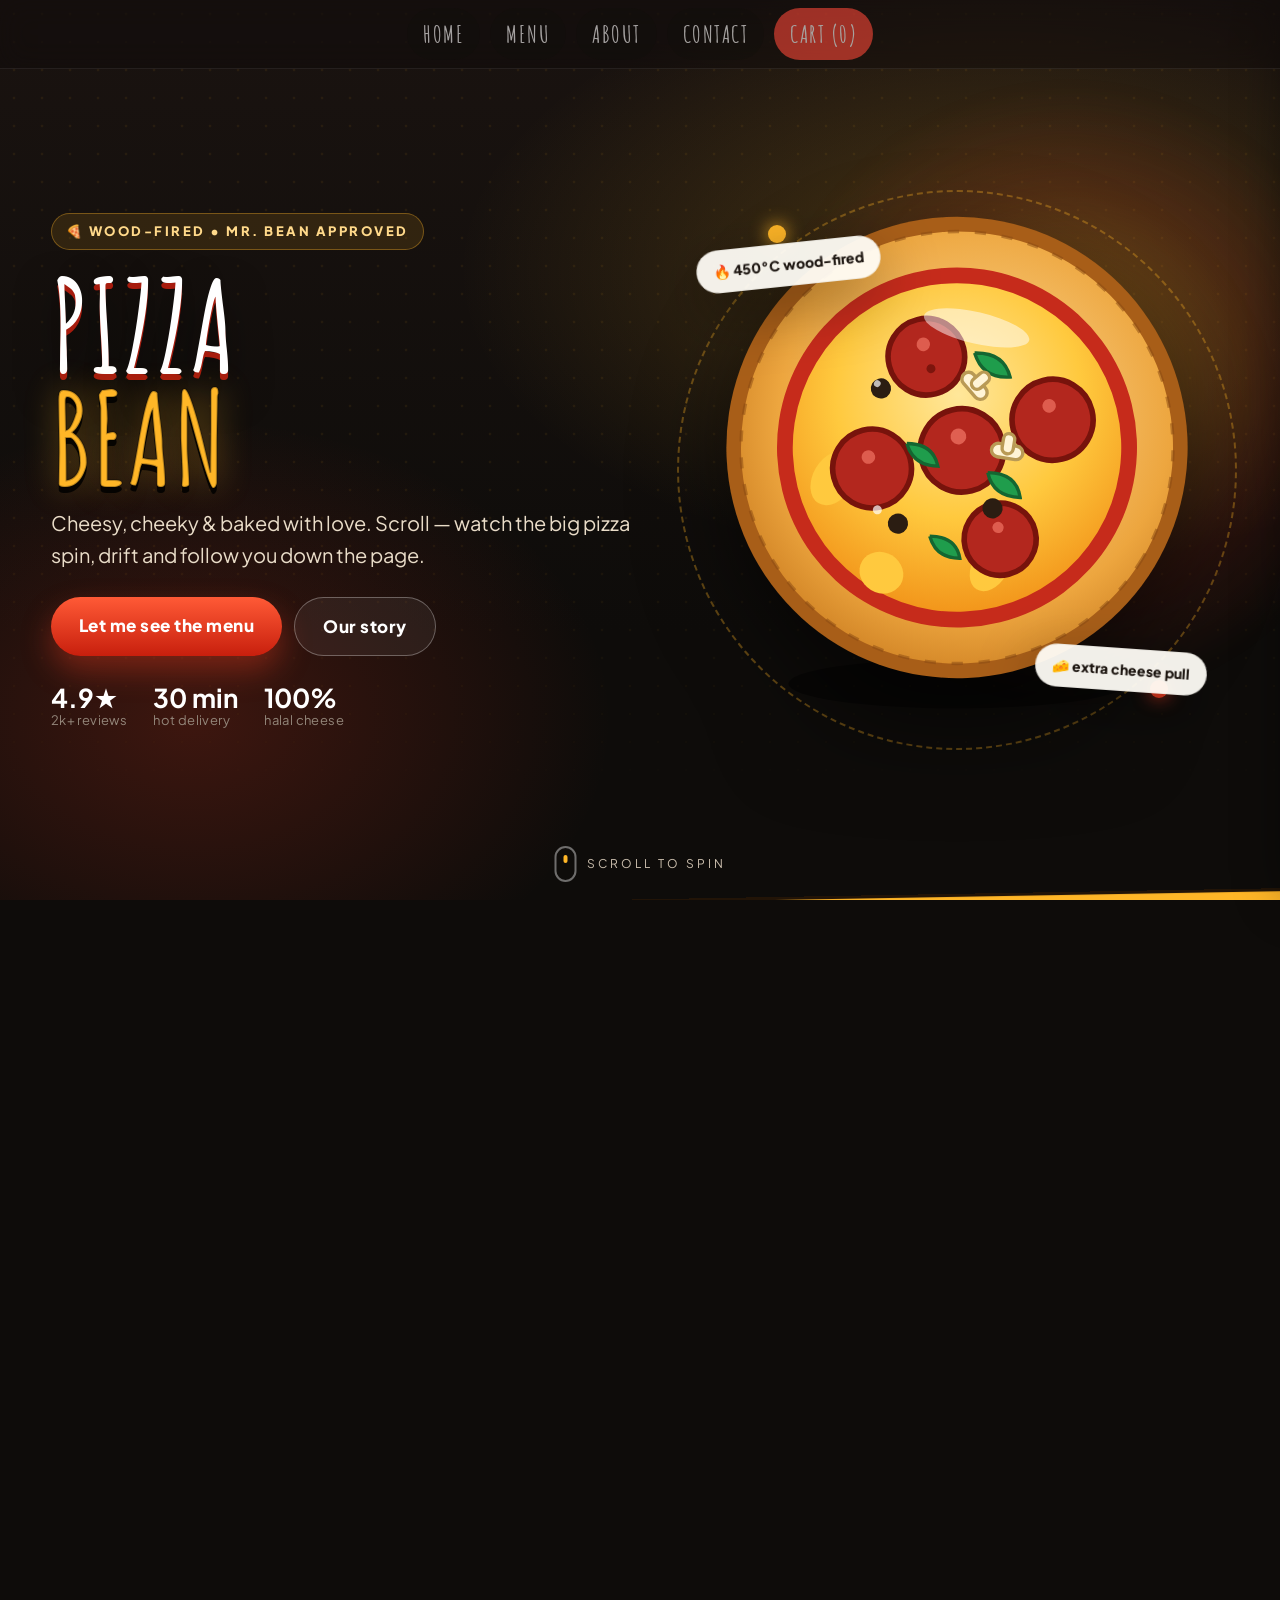
<file: index.html>
<!DOCTYPE html>
<html lang="en">
<head>
<title>PIZZA BEAN</title>
<meta charset="UTF-8">
<meta name="viewport" content="width=device-width, initial-scale=1">
<meta name="description" content="PIZZA BEAN - pizza, pasta and starters. Sample static restaurant website.">
<link rel="icon" href="data:image/svg+xml,<svg xmlns='http://www.w3.org/2000/svg' viewBox='0 0 100 100'><text y='.9em' font-size='90'>🍕</text></svg>">
<link rel="stylesheet" href="https://www.w3schools.com/w3css/4/w3.css">
<link rel="preconnect" href="https://fonts.googleapis.com">
<link rel="preconnect" href="https://fonts.gstatic.com" crossorigin>
<link rel="stylesheet" href="https://fonts.googleapis.com/css?family=Amatic+SC:wght@400;700&family=Plus+Jakarta+Sans:wght@400;500;600;700;800&display=swap">
<link rel="stylesheet" href="Style.css">
</head>

<body>

<div id="scroll-progress"></div>

<!-- Floating pizza that travels + spins as you scroll (decorative, pointer-events none) -->
<div id="scroll-follower" aria-hidden="true">
  <svg viewBox="0 0 400 400" class="follower-svg">
    <defs>
      <radialGradient id="fCheese" cx="40%" cy="35%" r="75%">
        <stop offset="0%" stop-color="#ffe08a"/><stop offset="55%" stop-color="#ffbe3c"/><stop offset="100%" stop-color="#ef8f1a"/>
      </radialGradient>
    </defs>
    <circle cx="200" cy="200" r="188" fill="#d98a2e"/>
    <circle cx="200" cy="200" r="172" fill="#f4b54a"/>
    <circle cx="200" cy="200" r="148" fill="#d6301f"/>
    <circle cx="200" cy="200" r="132" fill="url(#fCheese)"/>
    <g fill="#b3271e" stroke="#7c150d" stroke-width="4">
      <circle cx="150" cy="150" r="28"/><circle cx="250" cy="140" r="30"/><circle cx="260" cy="240" r="27"/><circle cx="150" cy="250" r="29"/><circle cx="200" cy="195" r="30"/>
    </g>
    <g fill="#1f9d4c">
      <ellipse cx="185" cy="130" rx="14" ry="8" transform="rotate(-24 185 130)"/><ellipse cx="235" cy="200" rx="14" ry="8" transform="rotate(30 235 200)"/><ellipse cx="175" cy="215" rx="13" ry="8" transform="rotate(-14 175 215)"/>
    </g>
    <g fill="#fff" opacity=".55"><circle cx="142" cy="142" r="5"/><circle cx="242" cy="132" r="6"/><circle cx="192" cy="187" r="5"/></g>
  </svg>
</div>

<!-- Navbar: centered links on desktop, hamburger on phones -->
<div class="w3-top">
  <div class="w3-bar w3-black w3-opacity w3-hover-opacity-off w3-center w3-hide-small nav-desktop" id="myNavbar">
    <a href="#home" class="w3-bar-item w3-button w3-xlarge">HOME</a>
    <a href="#menu" class="w3-bar-item w3-button w3-xlarge">MENU</a>
    <a href="#about" class="w3-bar-item w3-button w3-xlarge">ABOUT</a>
    <a href="#contact" class="w3-bar-item w3-button w3-xlarge">CONTACT</a>
    <a href="javascript:void(0)" class="w3-bar-item w3-button w3-xlarge w3-red" onclick="openCart()">CART (<span class="cart-count">0</span>)</a>
  </div>
  <div class="w3-bar w3-black w3-hide-large w3-hide-medium" id="myNavbarMobile">
    <a href="#home" class="w3-bar-item w3-button w3-xlarge">PIZZA BEAN</a>
    <a href="javascript:void(0)" class="w3-bar-item w3-button w3-xlarge w3-right" onclick="toggleMobileNav()" aria-label="Open menu">&#9776;</a>
  </div>
  <div id="mobileNav" class="w3-bar-block w3-black w3-hide w3-hide-large w3-hide-medium nav-mobile-links">
    <a href="#home" class="w3-bar-item w3-button w3-xlarge" onclick="toggleMobileNav()">HOME</a>
    <a href="#menu" class="w3-bar-item w3-button w3-xlarge" onclick="toggleMobileNav()">MENU</a>
    <a href="#about" class="w3-bar-item w3-button w3-xlarge" onclick="toggleMobileNav()">ABOUT</a>
    <a href="#contact" class="w3-bar-item w3-button w3-xlarge" onclick="toggleMobileNav()">CONTACT</a>
    <a href="javascript:void(0)" class="w3-bar-item w3-button w3-xlarge w3-red" onclick="toggleMobileNav();openCart()">CART (<span class="cart-count">0</span>)</a>
  </div>
</div>

<!-- Header -->
<header class="bgimg w3-display-container" id="home">
  <div class="hero-bg" aria-hidden="true"></div>
  <div class="hero-glow" aria-hidden="true"></div>
  <div class="hero-inner hero-grid">
    <div class="hero-copy reveal in">
      <span class="eyebrow">🍕 Wood-fired • Mr. Bean approved</span>
      <h1 class="sauce-heading">PIZZA<br><span class="bean-word">BEAN</span></h1>
      <p class="hero-sub">Cheesy, cheeky & baked with love. Scroll — watch the big pizza spin, drift and follow you down the page.</p>
      <p class="hero-cta">
        <a href="#menu" class="btn-primary">Let me see the menu</a>
        <a href="#about" class="btn-ghost">Our story</a>
      </p>
      <div class="hero-stats">
        <div><b>4.9★</b><span>2k+ reviews</span></div>
        <div><b>30 min</b><span>hot delivery</span></div>
        <div><b>100%</b><span>halal cheese</span></div>
      </div>
    </div>
    <div class="hero-pizza-wrap">
      <div class="pizza-orbit" aria-hidden="true"></div>
      <svg id="heroPizza" viewBox="0 0 480 480" role="img" aria-label="Big spinning pizza">
        <defs>
          <radialGradient id="heroCheese" cx="42%" cy="36%" r="72%">
            <stop offset="0%" stop-color="#ffe79a"/><stop offset="52%" stop-color="#ffc93e"/><stop offset="100%" stop-color="#f08c14"/>
          </radialGradient>
          <radialGradient id="crustShade" cx="50%" cy="42%" r="65%">
            <stop offset="0%" stop-color="#ffdf9e"/><stop offset="70%" stop-color="#eda63f"/><stop offset="100%" stop-color="#c97a1e"/>
          </radialGradient>
        </defs>
        <ellipse cx="240" cy="430" rx="150" ry="22" fill="rgba(0,0,0,.45)"/>
        <g id="heroPizzaSpin">
          <circle cx="240" cy="220" r="205" fill="#a85e18"/>
          <circle cx="240" cy="220" r="192" fill="url(#crustShade)"/>
          <circle cx="240" cy="220" r="192" fill="none" stroke="#8a4a12" stroke-width="3" stroke-dasharray="10 14" opacity=".5"/>
          <circle cx="240" cy="220" r="160" fill="#c62b1b"/>
          <circle cx="240" cy="220" r="146" fill="url(#heroCheese)"/>
          <!-- cheese drips -->
          <g fill="#ffc93e">
            <ellipse cx="160" cy="300" rx="18" ry="26"/><ellipse cx="320" cy="295" rx="16" ry="24"/><ellipse cx="240" cy="350" rx="20" ry="18"/>
          </g>
          <!-- pepperoni -->
          <g>
            <g transform="translate(175,165)"><circle r="34" fill="#b3271e" stroke="#77130c" stroke-width="5"/><circle cx="-8" cy="-8" r="6" fill="#e86a5a" opacity=".8"/><circle cx="9" cy="7" r="4" fill="#7c150d"/></g>
            <g transform="translate(300,155)"><circle r="36" fill="#b3271e" stroke="#77130c" stroke-width="5"/><circle cx="-9" cy="-9" r="6" fill="#e86a5a" opacity=".8"/></g>
            <g transform="translate(315,270)"><circle r="32" fill="#b3271e" stroke="#77130c" stroke-width="5"/><circle cx="-7" cy="-8" r="5" fill="#e86a5a" opacity=".8"/></g>
            <g transform="translate(185,275)"><circle r="35" fill="#b3271e" stroke="#77130c" stroke-width="5"/><circle cx="-8" cy="-7" r="6" fill="#e86a5a" opacity=".8"/></g>
            <g transform="translate(245,220)"><circle r="37" fill="#b3271e" stroke="#77130c" stroke-width="5"/><circle cx="-9" cy="-9" r="7" fill="#e86a5a" opacity=".85"/></g>
          </g>
          <!-- basil -->
          <g fill="#1f9d4c" stroke="#146631" stroke-width="3">
            <path d="M210 140 q22 -14 38 2 q-20 14 -38 -2"/><path d="M275 225 q22 -13 36 4 q-21 12 -36 -4"/><path d="M200 240 q20 -12 34 3 q-19 11 -34 -3"/><path d="M260 300 q20 -12 33 3 q-18 11 -33 -3"/>
          </g>
          <!-- mushrooms + olives -->
          <g fill="#fff4d6" stroke="#b99a55" stroke-width="3">
            <g transform="translate(225,165) rotate(18)"><rect x="-14" y="-6" width="28" height="12" rx="6"/><rect x="-5" y="-16" width="10" height="18" rx="5"/></g>
            <g transform="translate(280,200) rotate(-22)"><rect x="-14" y="-6" width="28" height="12" rx="6"/><rect x="-5" y="-16" width="10" height="18" rx="5"/></g>
          </g>
          <g fill="#2b1d12"><circle cx="155" cy="210" r="9"/><circle cx="295" cy="250" r="9"/><circle cx="230" cy="305" r="9"/><circle cx="208" cy="304" r="4" fill="#fff" opacity=".7"/><circle cx="150" cy="208" r="3" fill="#fff" opacity=".7"/></g>
          <g fill="#fff" opacity=".5"><ellipse cx="200" cy="120" rx="48" ry="14" transform="rotate(-18 200 120)"/></g>
        </g>
      </svg>
      <div class="pizza-badge badge-top">🔥 450°C wood-fired</div>
      <div class="pizza-badge badge-bottom">🧀 extra cheese pull</div>
    </div>
  </div>
  <div class="scroll-hint" aria-hidden="true"><span></span>scroll to spin</div>
</header>

<div class="marquee" aria-hidden="true">
  <div class="marquee-track">
    <span>HOT & FRESH 🍕 WOOD-FIRED 🍕 MR. BEAN APPROVED 🍕 CHEESE PULL 🍕 HOT & FRESH 🍕 WOOD-FIRED 🍕 MR. BEAN APPROVED 🍕 CHEESE PULL 🍕&nbsp;</span>
    <span>HOT & FRESH 🍕 WOOD-FIRED 🍕 MR. BEAN APPROVED 🍕 CHEESE PULL 🍕 HOT & FRESH 🍕 WOOD-FIRED 🍕 MR. BEAN APPROVED 🍕 CHEESE PULL 🍕&nbsp;</span>
  </div>
</div>

<!-- Today's Best Deals (PizzaCrave layout + Bean brand) -->
<section class="crave-section deals-band" id="deals">
  <div class="w3-content deals-grid">
    <div class="reveal">
      <p class="eyebrow eyebrow-red">— limited offer —</p>
      <h2 class="section-title crave-title">Today's Best Deals</h2>
      <p class="crave-sub">Hurry! These deals are fresh out of the oven — only for today!</p>
      <div class="deal-card">
        <b>Offer 1 : Classic Margherita (Buy One Get One Free)</b>
        <button class="w3-button w3-white w3-round-large" onclick="menuDelta('Pizza',0,1);openCart()">Order Now</button>
      </div>
      <div class="deal-card">
        <b>Offer 2 : Large Pepperoni Pizza + 2 Drinks</b>
        <div class="deal-price-row"><span class="deal-price">$14.99</span>
        <button class="w3-button w3-white w3-round-large" onclick="menuDelta('Pizza',0,2);openCart()">Order Now</button></div>
      </div>
    </div>
    <div class="deals-visual reveal">
      <svg viewBox="0 0 400 400" class="deals-pizza-big" role="img" aria-label="Fresh pepperoni pizza">
        <circle cx="200" cy="200" r="188" fill="#d98a2e"/>
        <circle cx="200" cy="200" r="172" fill="#f4b54a"/>
        <circle cx="200" cy="200" r="148" fill="#c62b1b"/>
        <circle cx="200" cy="200" r="132" fill="#ffc93e"/>
        <g fill="#b3271e" stroke="#77130c" stroke-width="5">
          <circle cx="150" cy="150" r="28"/><circle cx="250" cy="140" r="30"/><circle cx="260" cy="240" r="27"/><circle cx="150" cy="250" r="29"/><circle cx="200" cy="195" r="30"/>
        </g>
        <g fill="#1f9d4c"><ellipse cx="185" cy="130" rx="14" ry="8"/><ellipse cx="235" cy="200" rx="14" ry="8"/><ellipse cx="175" cy="215" rx="13" ry="8"/></g>
      </svg>
      <div class="deals-float">🔥 Hot & Fresh</div>
    </div>
  </div>
</section>

<!-- Customer Favorites -->
<section class="crave-section crave-light" id="favorites">
  <div class="w3-content w3-center">
    <p class="eyebrow eyebrow-center reveal">— customer favorites —</p>
    <h2 class="section-title crave-title reveal">Customer Favorites</h2>
    <p class="crave-sub reveal">Mr. Bean's most re-ordered. Cheesy, cheeky & baked with love.</p>
    <div id="fav-grid" class="fav-grid"></div>
    <p class="reveal"><a href="#menu" class="btn-primary btn-small">Explore all →</a></p>
  </div>
</section>

<!-- Build Your Dream Pizza -->
<section class="crave-section customizer" id="customize">
  <div class="w3-content w3-center">
    <h2 class="section-title crave-title reveal">Build Your Dream Pizza</h2>
    <p class="crave-sub reveal">Choose your crust, toppings, and sauces to make it just the way you love.</p>
    <div class="custom-pizza reveal">🍕
      <span class="float-topping t1">🍅</span><span class="float-topping t2">🫑</span><span class="float-topping t3">🧀</span><span class="float-topping t4">🍄</span><span class="float-topping t5">🌶️</span>
    </div>
    <p class="reveal"><a href="#menu" class="btn-primary">Start Customizing →</a></p>
  </div>
</section>

<!-- Our Regular Flavours -->
<section class="crave-section crave-light" id="flavours">
  <div class="w3-content w3-center">
    <p class="eyebrow eyebrow-center reveal">— regular flavours —</p>
    <h2 class="section-title crave-title reveal">Our Regular Flavours</h2>
    <p class="crave-sub reveal">Discover our delicious range of regular pizzas, crafted with fresh ingredients and bold flavours you'll love.</p>
    <div id="flavour-grid" class="flavour-grid"></div>
    <p class="reveal"><a href="#menu" class="btn-ghost btn-dark">View Full Menu</a></p>
  </div>
</section>

<!-- Menu Section (rendered from MENU_DATA below - clients edit data, not HTML) -->
<div class="w3-container w3-black w3-padding-64 w3-xxlarge section-shell" id="menu">
  <div class="w3-content">
    <p class="eyebrow eyebrow-center reveal">— the menu —</p>
    <h1 class="w3-center w3-jumbo section-title reveal" style="margin-bottom:16px">Baked to crave</h1>
    <p class="section-sub w3-center reveal" style="margin-bottom:48px">Hand-stretched dough, rich tomato, loads of cheese. Pick your craving.</p>
    <div class="w3-row w3-center w3-border w3-border-dark-grey">
      <a href="javascript:void(0)" onclick="openMenu(event, 'Pizza');" id="myLink">
        <div class="w3-col s4 tablink w3-padding-large">Pizza</div>
      </a>
      <a href="javascript:void(0)" onclick="openMenu(event, 'Pasta');">
        <div class="w3-col s4 tablink w3-padding-large">Pasta</div>
      </a>
      <a href="javascript:void(0)" onclick="openMenu(event, 'Starter');">
        <div class="w3-col s4 tablink w3-padding-large">Starters</div>
      </a>
    </div>

    <div id="Pizza" class="w3-container menu w3-padding-32 w3-white"></div>
    <div id="Pasta" class="w3-container menu w3-padding-32 w3-white"></div>
    <div id="Starter" class="w3-container menu w3-padding-32 w3-white"></div>
    <br>
  </div>
</div>

<!-- About Section -->
<div class="w3-container w3-padding-64 w3-red w3-xlarge section-shell about-shell" id="about">
  <div class="w3-content about-grid">
    <div class="reveal">
      <p class="eyebrow">— our story —</p>
      <h1 class="section-title" style="margin-bottom:24px; text-align:left">About</h1>
      <p>The Pizza Restaurant was founded by <strong>Mr. Bean himself</strong>, who wanted to bring the world of pizza and pasta to life with a touch of humor and heart. The restaurant's atmosphere reflects Mr. Bean's quirky yet warm personality, making every visit a delightful experience.</p>
      <p><strong>The Chef?</strong> Mr. Bean himself! A culinary genius with a sense of humor, always adding a bit of fun to the kitchen.</p>
      <p>We are proud of our interiors and the cozy vibe that Mr. Bean brings to our kitchen and dining experience.</p>
      <h1><b>Opening Hours</b></h1>
      <div class="w3-row hours-grid">
        <div class="w3-col s6">
          <p>Mon &amp; Tue CLOSED</p>
          <p>Wednesday 10:00 - 24:00</p>
          <p>Thursday 10:00 - 24:00</p>
        </div>
        <div class="w3-col s6">
          <p>Friday 10:00 - 24:00</p>
          <p>Saturday 10:00 - 23:00</p>
          <p>Sunday Closed</p>
        </div>
      </div>
    </div>
    <div class="about-visual reveal">
      <img src="Menu.jpg" class="chef-img" alt="Chef">
      <p class="w3-center"><img src="header.png" class="logo-card" alt="Pizza Bean logo"></p>
      <div class="about-badge">👨‍🍳 Bean's kitchen since 1990</div>
      <p><a href="#about" class="btn-ghost btn-small-light">Learn More About Our Story →</a></p>
    </div>
  </div>
</div>

<!-- From Our Oven to Your Door -->
<section class="crave-section delivery-strip" id="delivery">
  <div class="w3-content w3-center">
    <h2 class="section-title crave-title reveal">From Our Oven to Your Door in 30 Minutes!</h2>
    <div class="delivery-grid">
      <div class="delivery-feat reveal">🚀<b>Fast Delivery</b><span>Hot & fresh, Mr. Bean speed</span></div>
      <div class="delivery-feat reveal">🌿<b>100% Fresh Ingredients</b><span>Wood-fired, halal cheese</span></div>
      <div class="delivery-feat reveal">📍<b>Track Your Order</b><span>Real-time from oven to door</span></div>
    </div>
    <p class="reveal"><a href="#contact" class="btn-primary btn-small">How It Works →</a></p>
  </div>
</section>

<!-- What Our Customers Say -->
<section class="crave-section crave-light" id="reviews">
  <div class="w3-content w3-center">
    <h2 class="section-title crave-title reveal">What Our Customers Say</h2>
    <div class="reviews-grid">
      <div class="review-card reveal">⭐⭐⭐⭐⭐<p>"The teddy-bean pizza made my kids laugh and the cheese pull is unreal!"</p><b>— Jessy ★ 4.9</b></div>
      <div class="review-card reveal">⭐⭐⭐⭐⭐<p>"Ordered Margherita BOGO, arrived in 25 mins, still bubbling hot."</p><b>— Mark ★ 5.0</b></div>
      <div class="review-card reveal">⭐⭐⭐⭐⭐<p>"Fun, quirky place with Bean humour everywhere. Spicy Inferno is 🔥"</p><b>— Unnati ★ 4.8</b></div>
      <div class="review-card reveal">⭐⭐⭐⭐⭐<p>"I asked for extra cheese and they actually did it. Best in town!"</p><b>— Sarah M ★ 5.0</b></div>
    </div>
  </div>
</section>

<!-- Contact Section -->
<div class="w3-container w3-padding-64 w3-blue-grey w3-xlarge section-shell contact-shell" id="contact">
  <div class="w3-content contact-grid">
    <div class="reveal">
      <p class="eyebrow">— find us —</p>
      <h1 class="section-title" style="margin-bottom:24px; text-align:left">Contact</h1>
      <p>Find us at <span id="address-text">123 Demo Street, Sample City</span> or call us at <a id="phone-link" href="tel:+15550100"><span id="phone-text">+1 555-0100</span></a></p>
      <p><span class="w3-tag contact-tag">FYI!</span> We offer full-service catering for any event, large or small.</p>
    </div>
    <div class="contact-card reveal">
    <!-- Static-site demo form: no backend. Shows a booking summary on the page,
         then the visitor taps SEND to open their email app (or just calls us).
         To collect messages without a backend, POST to Formspree/Google Form
         (see comment in script). -->
    <form id="booking-form">
      <p><input class="w3-input w3-padding-16 w3-border" type="text" placeholder="Name" required name="Name" id="f-name"></p>
      <p><input class="w3-input w3-padding-16 w3-border" type="number" placeholder="How many people" required name="People" id="f-people" min="1"></p>
      <p><input class="w3-input w3-padding-16 w3-border" type="datetime-local" required name="date" id="f-date" value="2026-11-16T20:00"></p>
      <p><input class="w3-input w3-padding-16 w3-border" type="text" placeholder="Message / Special requirements" required name="Message" id="f-msg"></p>
      <p><button class="w3-button w3-light-grey w3-block" type="submit">SEND MESSAGE</button></p>
    </form>
    <div id="booking-result" class="w3-white w3-padding-32 w3-round-large w3-text-black w3-large" style="display:none">
      <h2>Booking request ready</h2>
      <p id="booking-summary"></p>
      <p><a id="booking-mailto" class="w3-button w3-green w3-block" href="#">OPEN EMAIL APP TO SEND</a></p>
      <p class="w3-medium">No email app? Just call us: <a id="booking-tel" href="tel:+15550100">+1 555-0100</a></p>
    </div>
    </div>
  </div>
</div>

<!-- Cart drawer -->
<div id="toast"></div>
<div id="cart-overlay" onclick="closeCart()"></div>
<aside id="cart-drawer" aria-label="Shopping cart">
  <div class="cart-head">
    <h2>Your Cart</h2>
    <button class="cart-close" onclick="closeCart()" aria-label="Close cart">&times;</button>
  </div>
  <div id="cart-items"></div>
  <div id="cart-foot">
    <div id="cart-total"></div>
    <form id="checkout-form">
      <p><input class="w3-input w3-border" type="text" placeholder="Your name" required id="co-name"></p>
      <p><input class="w3-input w3-border" type="tel" placeholder="Phone number" required id="co-phone"></p>
      <p><button class="w3-button w3-red w3-block" type="submit">PLACE ORDER</button></p>
    </form>
  </div>
  <div id="order-done" style="display:none">
    <h3>Order received</h3>
    <p id="order-status" class="w3-medium"></p>
    <p id="order-summary"></p>
    <p id="order-mailto-row"><a id="order-mailto" class="w3-button w3-green w3-block" href="#">SEND ORDER VIA EMAIL</a></p>
    <p class="w3-medium">Or call us: <a id="order-tel" href="tel:+15550100">+1 555-0100</a></p>
    <p><button class="w3-button w3-light-grey w3-block" onclick="closeCart()">BACK TO MENU</button></p>
  </div>
</aside>

<!-- Footer - PizzaCrave red style + Bean brand -->
<footer class="w3-center w3-padding-48 crave-footer">
  <div class="w3-row-padding w3-large w3-content footer-grid">
    <div class="w3-third w3-margin-bottom w3-left-align">
      <h3>PIZZA BEAN</h3>
      <p class="w3-medium">Baked with fun and love.</p>
      <p class="w3-medium"><a href="#home">Home</a> · <a href="#menu">Menu</a> · <a href="#about">About Us</a> · <a href="#contact">Contact</a></p>
      <p><a href="#menu" class="w3-button w3-white w3-round-large">See the menu</a></p>
    </div>
    <div class="w3-third w3-margin-bottom w3-left-align">
      <h3>Find Us</h3>
      <p class="w3-medium">📞 <a id="phone-link-2" href="tel:+15550100">+1 555-0100</a><br>📧 demo@example.com<br>📍 <span id="address-text-2">123 Demo Street, Sample City</span></p>
      <p class="w3-medium">Facebook · Instagram · X · TikTok</p>
    </div>
    <div class="w3-third w3-margin-bottom w3-left-align">
      <h3>Stay in the Loop!</h3>
      <p class="w3-medium">Sign up for exclusive deals and new pizza launches.</p>
      <form onsubmit="event.preventDefault();showToast('Subscribed! Welcome to Pizza Bean club 🍕')">
        <input class="w3-input w3-border w3-round-large" type="email" placeholder="Enter your email address" required>
        <p><button class="w3-button w3-black w3-round-large w3-block" type="submit">Subscribe</button></p>
      </form>
    </div>
  </div>
  <p class="w3-large">Powered by <a title="PIZZA BEAN" target="_blank" class="w3-hover-text-green">PIZZA BEAN</a> · Wed – Sat 10:00 - 24:00</p>
</footer>

<script>
/* ============ CLIENT CONFIG: edit these lines per client ============ */
const SITE_CONFIG = {
  email: "demo@example.com", // sample inbox - replace with the client's real email
  phone: "+1 555-0100", // sample number (555-01xx is never a real line) - replace per client
  address: "123 Demo Street, Sample City", // sample address - replace per client
  restaurant: "PIZZA BEAN",
  // BACKEND (optional): paste your order API endpoint to take orders online,
  // e.g. "https://xyz.supabase.co/rest/v1/orders". Leave "" for email-only demo.
  orderApi: "",
  orderApiKey: "" // e.g. Supabase anon key (sent as `apikey` header). Leave "" if none.
};

/* ============ MENU DATA: clients edit items here, not HTML ============ */
const MENU_DATA = {
  Pizza: [
    { name: "Margherita", price: "₹199", desc: "Tomato sauce, mozzarella, and basil" },
    { name: "Cheese Feast", price: "₹299", desc: "Mozzarella, cheddar, parmesan, and more cheese!" },
    { name: "Chicken Tikka", price: "₹399", desc: "Chicken tikka, mozzarella, onions, peppers" },
    { name: "Pineapple Paradise", price: "₹349", desc: "Mozzarella, pineapple, ham, and basil" },
    { name: "Spicy Inferno", price: "₹499", desc: "Pepperoni, jalapeños, hot chili flakes, mozzarella", tag: "Hot!", tagClass: "w3-red" },
    { name: "Veggie Supreme", price: "₹399", desc: "Peppers, mushrooms, onions, and olives", tag: "New", tagClass: "w3-grey" }
  ],
  Pasta: [
    { name: "Lasagna", price: "₹299", desc: "Lasagna sheets, cheese, tomato sauce, and ground beef", tag: "Popular", tagClass: "w3-grey" },
    { name: "Spaghetti Aglio Olio", price: "₹249", desc: "Spaghetti, garlic, olive oil, chili flakes" },
    { name: "Fettuccine Alfredo", price: "₹349", desc: "Fettuccine pasta with creamy Alfredo sauce" },
    { name: "Penne Arrabbiata", price: "₹299", desc: "Penne pasta in spicy tomato sauce" }
  ],
  Starter: [
    { name: "Soup of the Day", price: "₹99", desc: "Ask the waiter for today's soup special", tag: "Seasonal", tagClass: "w3-grey" },
    { name: "Bruschetta", price: "₹149", desc: "Bread with pesto, tomatoes, garlic, and onion" },
    { name: "Garlic Bread", price: "₹149", desc: "Garlic butter grilled bread" },
    { name: "Fried Mozzarella", price: "₹199", desc: "Golden-fried mozzarella served with marinara sauce" }
  ]
};

function renderMenu() {
  Object.keys(MENU_DATA).forEach(function (cat) {
    const box = document.getElementById(cat);
    if (!box) return;
    box.innerHTML = MENU_DATA[cat].map(function (item, i, arr) {
      let html = '<div class="menu-item"><h1 class="menu-item-head"><span class="menu-item-name"><b>' + item.name + "</b> ";
      if (item.tag) html += '<span class="w3-tag ' + (item.tagClass || "w3-grey") + ' w3-round">' + item.tag + "</span>";
      html += '</span><span class="w3-tag w3-dark-grey w3-round price">' + item.price + "</span></h1>";
      html += '<p class="w3-text-grey">' + item.desc + "</p>";
      html += '<p class="add-row" id="addbox-' + cat + '-' + i + '"></p>';
      html += "</div>";
      if (i < arr.length - 1) html += "<hr>";
      return html;
    }).join("");
    syncMenuButtons();
  });
}

function toggleMobileNav() {
  document.getElementById("mobileNav").classList.toggle("w3-show");
}
// Auto-close the phone menu if resized up to desktop
window.addEventListener("resize", function () {
  if (window.innerWidth > 900) document.getElementById("mobileNav").classList.remove("w3-show");
});

function openMenu(evt, menuName) {
  const x = document.getElementsByClassName("menu");
  for (let i = 0; i < x.length; i++) x[i].style.display = "none";
  const tablinks = document.getElementsByClassName("tablink");
  for (let i = 0; i < tablinks.length; i++) {
    tablinks[i].className = tablinks[i].className.replace(" w3-red", "");
  }
  document.getElementById(menuName).style.display = "block";
  evt.currentTarget.className += " w3-red";
}

/* Static contact demo: shows a booking summary on the page first, so the
   sample feels complete with zero backend. The visitor then taps a button
   to send via their email app (or just calls - no forced redirect).
   UPGRADE PATH (when a client pays for message collection): point the form at
   Formspree, e.g. fetch("https://formspree.io/f/YOUR_ID", {method:"POST", ...}). */
function handleBooking(e) {
  e.preventDefault();
  const name = document.getElementById("f-name").value;
  const people = document.getElementById("f-people").value;
  const date = document.getElementById("f-date").value;
  const msg = document.getElementById("f-msg").value;
  const subject = encodeURIComponent("Table booking - " + SITE_CONFIG.restaurant);
  const body = encodeURIComponent("Name: " + name + "\nPeople: " + people + "\nDate: " + date + "\nMessage: " + msg);
  document.getElementById("booking-mailto").href = "mailto:" + SITE_CONFIG.email + "?subject=" + subject + "&body=" + body;
  document.getElementById("booking-summary").textContent =
    "Name: " + name + " | People: " + people + " | Date: " + date + " | Message: " + msg;
  const card = document.getElementById("booking-result");
  card.style.display = "block";
  card.scrollIntoView({ behavior: "smooth", block: "center" });
}

function applyConfig() {
  document.getElementById("phone-text").textContent = SITE_CONFIG.phone;
  document.getElementById("phone-link").href = "tel:" + SITE_CONFIG.phone.replace(/\s/g, "");
  document.getElementById("address-text").textContent = SITE_CONFIG.address;
  document.getElementById("address-text-2").textContent = SITE_CONFIG.address;
  const tel2 = document.getElementById("phone-link-2");
  tel2.textContent = SITE_CONFIG.phone;
  tel2.href = "tel:" + SITE_CONFIG.phone.replace(/\s/g, "");
  const btel = document.getElementById("booking-tel");
  btel.textContent = SITE_CONFIG.phone;
  btel.href = "tel:" + SITE_CONFIG.phone.replace(/\s/g, "");
}

/* ============ CART (static demo, saved in this browser) ============ */
let CART = {};
try { CART = JSON.parse(localStorage.getItem("pb_cart") || "{}"); } catch (err) { CART = {}; }

function saveCart() {
  try { localStorage.setItem("pb_cart", JSON.stringify(CART)); } catch (err) {}
}
function parsePrice(p) {
  return parseInt(String(p).replace(/[^0-9]/g, ""), 10) || 0;
}
function cartCount() {
  return Object.keys(CART).reduce(function (n, k) { return n + CART[k].qty; }, 0);
}
function cartTotal() {
  return Object.keys(CART).reduce(function (n, k) { return n + CART[k].qty * parsePrice(CART[k].price); }, 0);
}
/* +/- stepper shown right on the dish once it is in the cart */
function menuDelta(cat, i, d) {
  const item = MENU_DATA[cat] && MENU_DATA[cat][i];
  if (!item) return;
  const key = item.name;
  if (d > 0 && !CART[key]) CART[key] = { price: item.price, qty: 0 };
  if (!CART[key]) return;
  CART[key].qty += d;
  if (CART[key].qty <= 0) delete CART[key];
  else if (d > 0) showToast(item.name + " added to cart");
  saveCart();
  renderCart();
  bumpBadge();
}
function syncMenuButtons() {
  Object.keys(MENU_DATA).forEach(function (cat) {
    MENU_DATA[cat].forEach(function (item, i) {
      const slot = document.getElementById("addbox-" + cat + "-" + i);
      if (!slot) return;
      const qty = CART[item.name] ? CART[item.name].qty : 0;
      if (qty > 0) {
        slot.innerHTML = '<span class="menu-stepper">' +
          '<button onclick="menuDelta(\'' + cat + '\',' + i + ',-1)" aria-label="Remove one">-</button>' +
          '<b>' + qty + ' in cart</b>' +
          '<button onclick="menuDelta(\'' + cat + '\',' + i + ',1)" aria-label="Add one">+</button>' +
        '</span>';
      } else {
        slot.innerHTML = '<button class="w3-button w3-red add-btn" onclick="menuDelta(\'' + cat + '\',' + i + ',1)">ADD +</button>';
      }
    });
  });
}
let toastTimer = null;
function showToast(msg) {
  const t = document.getElementById("toast");
  t.textContent = msg;
  t.classList.add("show");
  if (toastTimer) clearTimeout(toastTimer);
  toastTimer = setTimeout(function () { t.classList.remove("show"); }, 1800);
}
function bumpBadge() {
  const badges = document.getElementsByClassName("cart-count");
  for (let i = 0; i < badges.length; i++) {
    badges[i].classList.remove("bump");
    void badges[i].offsetWidth;
    badges[i].classList.add("bump");
  }
}
function changeQty(key, d) {
  if (!CART[key]) return;
  CART[key].qty += d;
  if (CART[key].qty <= 0) delete CART[key];
  saveCart();
  renderCart();
}
function renderCart() {
  const box = document.getElementById("cart-items");
  const keys = Object.keys(CART);
  const counts = document.getElementsByClassName("cart-count");
  for (let i = 0; i < counts.length; i++) counts[i].textContent = cartCount();
  syncMenuButtons();
  if (!keys.length) {
    box.innerHTML = '<p class="w3-text-grey">Your cart is empty. Add something tasty from the menu.</p>';
    document.getElementById("cart-foot").style.display = "none";
  } else {
    box.innerHTML = keys.map(function (k) {
      const it = CART[k];
      const line = it.qty * parsePrice(it.price);
      return '<div class="cart-item">' +
        '<div class="cart-item-name"><b>' + k + '</b><br><span class="w3-text-grey">' + it.price + ' each</span></div>' +
        '<div class="cart-qty">' +
          '<button onclick="changeQty(\'' + k.replace(/'/g, "\\'") + '\',-1)" aria-label="Decrease">-</button>' +
          '<span>' + it.qty + '</span>' +
          '<button onclick="changeQty(\'' + k.replace(/'/g, "\\'") + '\',1)" aria-label="Increase">+</button>' +
        '</div>' +
        '<div class="cart-line">₹' + line + '</div>' +
      '</div>';
    }).join("");
    document.getElementById("cart-foot").style.display = "block";
  }
  document.getElementById("cart-total").textContent = "Total: ₹" + cartTotal() + " (" + cartCount() + " items)";
  document.getElementById("order-done").style.display = "none";
}
function openCart() {
  renderCart();
  document.getElementById("cart-drawer").classList.add("open");
  document.getElementById("cart-overlay").classList.add("show");
}
function closeCart() {
  document.getElementById("cart-drawer").classList.remove("open");
  document.getElementById("cart-overlay").classList.remove("show");
}
/* ============ ORDER API LAYER (backend-ready, email fallback) ============
   If SITE_CONFIG.orderApi is set, orders POST as JSON and the email button
   hides (order already reached the kitchen). If unset - or the POST fails -
   the sample falls back to the email flow, so the demo never looks broken.
   Expected contract: POST JSON, any 2xx = accepted. See README for payload. */
function submitOrderToBackend(payload) {
  if (!SITE_CONFIG.orderApi) return Promise.resolve(false);
  const headers = { "Content-Type": "application/json" };
  if (SITE_CONFIG.orderApiKey) {
    headers["apikey"] = SITE_CONFIG.orderApiKey;
    headers["Authorization"] = "Bearer " + SITE_CONFIG.orderApiKey;
  }
  return fetch(SITE_CONFIG.orderApi, {
    method: "POST",
    headers: headers,
    body: JSON.stringify(payload)
  }).then(function (res) {
    return res.ok;
  }).catch(function () {
    return false;
  });
}
function showOrderConfirmation(payload, linesText, sentOnline) {
  const subject = "New order - " + SITE_CONFIG.restaurant;
  const body = "New order - " + SITE_CONFIG.restaurant +
    "\nName: " + payload.customer.name + "\nPhone: " + payload.customer.phone +
    "\n" + linesText + "\nTotal: ₹" + payload.total;
  document.getElementById("order-mailto").href =
    "mailto:" + SITE_CONFIG.email + "?subject=" + encodeURIComponent(subject) + "&body=" + encodeURIComponent(body);
  document.getElementById("order-mailto-row").style.display = sentOnline ? "none" : "block";
  document.getElementById("order-status").textContent = sentOnline
    ? "Sent to the kitchen. We will call you to confirm."
    : "Online ordering is not connected for this demo - send the order via email below, or call us.";
  const otel = document.getElementById("order-tel");
  otel.textContent = SITE_CONFIG.phone;
  otel.href = "tel:" + SITE_CONFIG.phone.replace(/\s/g, "");
  document.getElementById("order-summary").textContent = linesText + " | Total: ₹" + payload.total;
  document.getElementById("order-done").style.display = "block";
  document.getElementById("checkout-form").reset();
}
function placeOrder(e) {
  e.preventDefault();
  const keys = Object.keys(CART);
  if (!keys.length) return;
  const name = document.getElementById("co-name").value;
  const phone = document.getElementById("co-phone").value;
  const items = keys.map(function (k) {
    const unit = parsePrice(CART[k].price);
    return { name: k, qty: CART[k].qty, unitPrice: unit, lineTotal: CART[k].qty * unit };
  });
  const payload = {
    restaurant: SITE_CONFIG.restaurant,
    customer: { name: name, phone: phone },
    items: items,
    total: cartTotal(),
    createdAt: new Date().toISOString()
  };
  const linesText = items.map(function (it) {
    return it.qty + "x " + it.name + " - ₹" + it.lineTotal;
  }).join(" | ");
  const btn = e.target.querySelector('button[type="submit"]');
  const oldLabel = btn.textContent;
  btn.textContent = "SENDING...";
  btn.disabled = true;
  submitOrderToBackend(payload).then(function (sentOnline) {
    btn.textContent = oldLabel;
    btn.disabled = false;
    CART = {};
    saveCart();
    renderCart();
    showOrderConfirmation(payload, linesText, sentOnline);
  });
}
document.getElementById("checkout-form").addEventListener("submit", placeOrder);
document.addEventListener("keydown", function (e) { if (e.key === "Escape") closeCart(); });

/* ============ SCROLL PIZZA + ELEVATED MOTION (no backend, pure delight) ============ */
(function () {
  const heroPizza = document.getElementById("heroPizza");
  const heroSpin = document.getElementById("heroPizzaSpin");
  const follower = document.getElementById("scroll-follower");
  const progress = document.getElementById("scroll-progress");
  const nav = document.getElementById("myNavbar");
  let mx = 0, my = 0, tx = 0, ty = 0;
  let tX = 0, tY = 0, tS = 1, tO = 0, cX = 0, cY = 0, cS = 1, cO = 0;

  document.addEventListener("mousemove", function (e) {
    tx = (e.clientX / window.innerWidth - 0.5) * 22;
    ty = (e.clientY / window.innerHeight - 0.5) * 22;
  });

  function computeTargets(y, vh, vw, h) {
    const menuEl = document.getElementById("menu");
    const aboutEl = document.getElementById("about");
    const contactEl = document.getElementById("contact");
    const menuTop = menuEl ? menuEl.offsetTop : vh;
    const aboutTop = aboutEl ? aboutEl.offsetTop : vh * 2;
    const contactTop = contactEl ? contactEl.offsetTop : vh * 3;
    const docBottom = Math.max(1, h);
    const rightX = Math.min(vw * 0.32, 400);
    const leftX = -Math.min(vw * 0.32, 400);
    const stops = [
      { y: vh * 0.3, x: rightX, dy: -60, s: 0.85, o: 0 },
      { y: menuTop + vh * 0.1, x: rightX, dy: 30, s: 1.0, o: 0.92 },
      { y: aboutTop + vh * 0.15, x: leftX, dy: 20, s: 1.05, o: 0.92 },
      { y: contactTop + vh * 0.1, x: rightX, dy: 40, s: 1.0, o: 0.92 },
      { y: docBottom, x: 0, dy: 120, s: 0.8, o: 0.2 }
    ];
    let a = stops[0], b = stops[stops.length - 1];
    for (let i = 0; i < stops.length - 1; i++) {
      if (y >= stops[i].y && y <= stops[i + 1].y) { a = stops[i]; b = stops[i + 1]; break; }
    }
    if (y < stops[0].y) { a = stops[0]; b = stops[0]; }
    const span = Math.max(1, b.y - a.y);
    let t = Math.min(1, Math.max(0, (y - a.y) / span));
    t = t * t * (3 - 2 * t);
    tX = a.x + (b.x - a.x) * t;
    tY = a.dy + (b.dy - a.dy) * t;
    tS = a.s + (b.s - a.s) * t;
    tO = a.o + (b.o - a.o) * t;
  }

  function onScroll() {
    const y = window.scrollY || 0;
    const vh = window.innerHeight || 800;
    const vw = window.innerWidth || 1200;
    const h = document.documentElement.scrollHeight - vh;
    if (progress) progress.style.transform = "scaleX(" + (h > 0 ? y / h : 0) + ")";
    if (nav) nav.classList.toggle("scrolled", y > 30);

    // HERO: fly up-right toward the menu (hands off to traveler)
    if (heroPizza) {
      const rot = y * 0.22 + (Date.now() * 0.02 % 360) * 0.1;
      const fade = Math.max(0, 1 - y / (vh * 0.85));
      heroPizza.style.transform = "translateY(" + (-y * 0.32 + my * 0.6) + "px) translateX(" + (y * 0.45 + mx * 0.6) + "px) scale(" + Math.max(0.55, 1 - y / 2200) + ")";
      heroPizza.style.opacity = fade.toFixed(2);
      if (heroSpin) heroSpin.setAttribute("transform", "rotate(" + rot + " 240 220)");
    }
    computeTargets(y, vh, vw, h);
  }
  let raf = null;
  const startT = Date.now();
  function loop() {
    mx += (tx - mx) * 0.06;
    my += (ty - my) * 0.06;
    // ease traveler toward scroll target every frame = smooth + always alive
    cX += (tX - cX) * 0.07;
    cY += (tY - cY) * 0.07;
    cS += (tS - cS) * 0.07;
    cO += (tO - cO) * 0.09;
    if (follower) {
      const now = (Date.now() - startT) / 1000;
      const bobY = Math.sin(now * 1.6) * 14;   // float up/down always
      const bobX = Math.cos(now * 1.1) * 10 + mx * 0.5; // drift + mouse
      const tilt = Math.max(-16, Math.min(16, (tX - cX) * 0.08)); // lean into turns
      follower.style.opacity = Math.max(0, cO).toFixed(2);
      follower.style.transform = "translate(" + (cX + bobX).toFixed(1) + "px," + (cY + bobY + my * 0.4).toFixed(1) + "px) rotate(" + tilt.toFixed(1) + "deg) scale(" + cS.toFixed(3) + ")";
    }
    raf = requestAnimationFrame(loop);
  }
  window.addEventListener("scroll", onScroll, { passive: true });
  loop();
  onScroll();

  // Reveal on scroll
  const io = new IntersectionObserver(function (entries) {
    entries.forEach(function (en) {
      if (en.isIntersecting) { en.target.classList.add("in"); io.unobserve(en.target); }
    });
  }, { threshold: 0.12 });
  document.querySelectorAll(".reveal").forEach(function (el) { io.observe(el); });
})();

/* PizzaCrave grids with real pizza art (no more emoji) - reuse MENU_DATA so cart keeps working */
function pizzaArt(seed) {
  const cheeses = ['#ffc93e','#ffbe3c','#ffd166','#ffb627','#ffcf4d','#ffc93e'];
  const cheese = cheeses[seed % cheeses.length];
  let extra = '';
  if (seed % 6 === 0) {
    extra = '<g fill="#1f9d4c"><ellipse cx="70" cy="60" rx="12" ry="7"/><ellipse cx="130" cy="90" rx="12" ry="7"/><ellipse cx="85" cy="120" rx="11" ry="7"/></g>' +
      '<g fill="#e6392b"><circle cx="100" cy="75" r="10"/><circle cx="120" cy="125" r="10"/></g>';
  } else if (seed % 6 === 1) {
    extra = '<g fill="#fff3c4" opacity=".9"><ellipse cx="70" cy="80" rx="14" ry="10"/><ellipse cx="125" cy="70" rx="13" ry="10"/><ellipse cx="110" cy="125" rx="15" ry="11"/></g>';
  } else if (seed % 6 === 2) {
    extra = '<g fill="#a35a1a"><rect x="62" y="66" width="20" height="16" rx="4"/><rect x="115" y="60" width="20" height="16" rx="4"/><rect x="100" y="115" width="22" height="17" rx="4"/></g>' +
      '<g fill="#1f9d4c"><ellipse cx="85" cy="110" rx="10" ry="6"/><ellipse cx="125" cy="100" rx="10" ry="6"/></g>';
  } else if (seed % 6 === 3) {
    extra = '<g fill="#ffe55c"><rect x="65" y="70" width="16" height="14" rx="3"/><rect x="115" y="65" width="16" height="14" rx="3"/><rect x="95" y="115" width="16" height="14" rx="3"/></g>' +
      '<g fill="#ff9aa2"><circle cx="85" cy="95" r="9"/><circle cx="120" cy="110" r="9"/></g>';
  } else if (seed % 6 === 4) {
    extra = '<g fill="#e63b21"><ellipse cx="70" cy="75" rx="11" ry="6" transform="rotate(-25 70 75)"/><ellipse cx="125" cy="110" rx="11" ry="6" transform="rotate(20 125 110)"/></g>';
  } else {
    extra = '<g fill="#1f9d4c"><ellipse cx="70" cy="80" rx="11" ry="6"/><ellipse cx="120" cy="75" rx="11" ry="6"/><ellipse cx="100" cy="120" rx="11" ry="6"/></g>' +
      '<g fill="#fff4d6" stroke="#b99a55" stroke-width="2"><circle cx="90" cy="65" r="8"/><circle cx="115" cy="125" r="8"/></g>';
  }
  return '<svg viewBox="0 0 200 200" class="crave-pizza-img" aria-hidden="true">' +
    '<circle cx="100" cy="100" r="94" fill="#d98a2e"/>' +
    '<circle cx="100" cy="100" r="86" fill="#f4b54a"/>' +
    '<circle cx="100" cy="100" r="72" fill="#c62b1b"/>' +
    '<circle cx="100" cy="100" r="64" fill="' + cheese + '"/>' +
    '<g fill="#b3271e" stroke="#77130c" stroke-width="3">' +
    '<circle cx="75" cy="75" r="14"/><circle cx="125" cy="70" r="15"/><circle cx="130" cy="120" r="13"/><circle cx="75" cy="122" r="14"/><circle cx="100" cy="97" r="15"/>' +
    '</g>' + extra + '</svg>';
}
function craveCard(item, cat, i, artSeed) {
  return '<div class="crave-card reveal in">' +
    '<div class="crave-pizza-wrap">' + pizzaArt(artSeed) + '</div>' +
    '<h3>' + item.name + '</h3>' +
    '<p class="crave-desc">' + item.desc + '</p>' +
    '<div class="crave-price-row"><span class="crave-price">Price: ' + item.price + '</span>' +
    '<button class="w3-button w3-red w3-round-large w3-small" onclick="menuDelta(\'' + cat + '\',' + i + ',1)">Order</button></div>' +
    '</div>';
}
function renderCrave() {
  const fav = document.getElementById("fav-grid");
  if (fav && MENU_DATA.Pizza) {
    const picks = [0, 4, 1];
    fav.innerHTML = picks.map(function (pi, k) {
      const item = MENU_DATA.Pizza[pi];
      return item ? craveCard(item, 'Pizza', pi, pi) : '';
    }).join("");
  }
  const fl = document.getElementById("flavour-grid");
  if (fl && MENU_DATA.Pizza) {
    fl.innerHTML = MENU_DATA.Pizza.map(function (item, i) {
      return craveCard(item, 'Pizza', i, i);
    }).join("");
  }
}

applyConfig();
document.getElementById("booking-form").addEventListener("submit", handleBooking);
renderMenu();
renderCrave();
renderCart();
document.getElementById("myLink").click();
</script>

</body>
</html>
</file>
<file: Style.css>
/* PIZZA BEAN — elevated design system */
:root{
  --bg:#0e0c0a;
  --bg2:#171210;
  --cream:#fff7ea;
  --card:#fffdf7;
  --ink:#1c1510;
  --muted:#93867a;
  --red:#e63b21;
  --red-dark:#b81e0e;
  --cheese:#ffb627;
  --basil:#1f9d4c;
  --line:rgba(255,255,255,.12);
  --shadow:0 20px 60px rgba(0,0,0,.35);
  --radius:22px;
}
html{scroll-behavior:smooth}
#home,#menu,#about,#contact{scroll-margin-top:64px}
body,html{height:100%;margin:0;background:var(--bg)}
body{
  font-family:"Plus Jakarta Sans",system-ui,-apple-system,"Segoe UI",Roboto,Arial,sans-serif;
  color:var(--cream);
  overflow-x:hidden;
}
h1,h2,h3,.sauce-heading,.section-title{font-family:"Amatic SC",cursive}
img{max-width:100%}

/* ---------- progress + traveler pizza (flies section to section) ---------- */
#scroll-progress{
  position:fixed;top:0;left:0;right:0;height:4px;z-index:1200;
  background:linear-gradient(90deg,var(--cheese),var(--red));
  transform-origin:0 50%;transform:scaleX(0);
}
#scroll-follower{
  position:fixed;left:50%;top:50%;width:min(300px,36vw);
  margin-left:calc(min(300px,36vw) / -2);margin-top:calc(min(300px,36vw) / -2);
  z-index:60;opacity:0;pointer-events:none;
  filter:drop-shadow(0 26px 44px rgba(0,0,0,.55)) saturate(1.15);
  will-change:transform,opacity;
}
#scroll-follower svg{
  width:100%;height:auto;display:block;
  animation:travelerSpin 16s linear infinite;
  transform-origin:50% 50%;
}
@keyframes travelerSpin{to{transform:rotate(360deg)}}

/* ---------- nav ---------- */
.w3-top{z-index:1100}
.nav-desktop{
  display:flex;justify-content:center;align-items:center;gap:6px;
  background:rgba(14,12,10,.72)!important;
  backdrop-filter:blur(14px);-webkit-backdrop-filter:blur(14px);
  border-bottom:1px solid var(--line);
  padding:8px 12px!important;
  transition:box-shadow .25s ease,background .25s ease;
}
.nav-desktop.scrolled{background:rgba(14,12,10,.92)!important;box-shadow:0 10px 30px rgba(0,0,0,.4)}
.nav-desktop .w3-bar-item{
  border-radius:999px;font-family:"Amatic SC",cursive;font-weight:700;
  letter-spacing:1.5px;margin:0 2px;
}
#myNavbarMobile{
  background:rgba(14,12,10,.85)!important;
  backdrop-filter:blur(14px);
  border-bottom:1px solid var(--line);
}
.nav-mobile-links{display:none;background:rgba(14,12,10,.96)!important;border-bottom:1px solid var(--line)}
.nav-mobile-links.w3-show{display:block!important}
.w3-bar-item.w3-button:hover{background:var(--red)!important;color:#fff!important}

/* ---------- hero ---------- */
.bgimg{
  background:none!important;
  min-height:100svh;
  display:flex;align-items:center;justify-content:center;
  position:relative;overflow:hidden;
  background:radial-gradient(900px 500px at 78% 30%,rgba(255,182,39,.22),transparent 60%),
             radial-gradient(700px 500px at 15% 80%,rgba(230,59,33,.22),transparent 60%),
             linear-gradient(180deg,#1a1310 0%,#0e0c0a 70%)!important;
  padding:110px 0 70px;
}
.hero-bg{
  position:absolute;inset:0;
  background-image:radial-gradient(rgba(255,182,39,.14) 1.5px,transparent 1.6px);
  background-size:28px 28px;
  opacity:.5;
  mask-image:linear-gradient(180deg,#000 55%,transparent 92%);
  -webkit-mask-image:linear-gradient(180deg,#000 55%,transparent 92%);
}
.hero-glow{
  position:absolute;width:640px;height:640px;right:-110px;top:8%;
  background:radial-gradient(circle,rgba(255,182,39,.32),rgba(230,59,33,.12) 45%,transparent 68%);
  filter:blur(10px);pointer-events:none;
}
.hero-inner{position:relative;width:min(1200px,93vw);z-index:2;transform:none!important;top:auto!important;left:auto!important;margin:0 auto}
.hero-grid{
  display:grid;grid-template-columns:1.05fr .95fr;gap:32px;align-items:center;text-align:left;
}
.hero-copy .eyebrow,.eyebrow{
  display:inline-block;font-size:13px;font-weight:800;letter-spacing:2.5px;text-transform:uppercase;
  color:#ffd98a;background:rgba(255,182,39,.12);border:1px solid rgba(255,182,39,.35);
  padding:8px 14px;border-radius:999px;margin-bottom:18px;
}
.eyebrow-center{display:table;margin:0 auto 14px}
.sauce-heading{
  color:#fff;font-size:clamp(4rem,11vw,8.5rem);line-height:.88;margin:0 0 14px;
  font-weight:700;letter-spacing:1px;
  text-shadow:0 6px 0 rgba(184,30,14,.9),0 18px 40px rgba(0,0,0,.55);
  animation:none;position:relative;
}
.sauce-heading .bean-word{
  color:var(--cheese);
  -webkit-text-stroke:2px rgba(0,0,0,.25);
  text-shadow:0 6px 0 rgba(0,0,0,.85),0 0 32px rgba(255,182,39,.45);
}
.hero-sub{
  font-size:clamp(16px,2.2vw,20px);line-height:1.6;color:#e9dcc8;max-width:46ch;margin:0 0 26px;
}
.hero-cta{display:flex;gap:12px;flex-wrap:wrap;margin:0 0 28px}
.btn-primary,.btn-ghost{
  display:inline-block;text-decoration:none;font-weight:800;letter-spacing:.5px;
  padding:16px 28px;border-radius:999px;font-size:17px;transition:transform .18s ease,box-shadow .18s ease;
}
.btn-primary{background:linear-gradient(180deg,#ff5a36,#c81f0d);color:#fff;box-shadow:0 14px 30px rgba(230,59,33,.4)}
.btn-primary:hover{transform:translateY(-2px) scale(1.02)}
.btn-ghost{border:1.5px solid rgba(255,255,255,.3);color:#fff;background:rgba(255,255,255,.06)}
.btn-ghost:hover{background:rgba(255,255,255,.14)}
.hero-stats{display:flex;gap:26px;flex-wrap:wrap}
.hero-stats div{display:grid;line-height:1.1}
.hero-stats b{font-size:26px;color:#fff}
.hero-stats span{font-size:13px;color:var(--muted);letter-spacing:.4px}

/* pizza */
.hero-pizza-wrap{position:relative;display:grid;place-items:center;min-height:380px}
.pizza-orbit{
  position:absolute;width:min(560px,88vw);aspect-ratio:1;border-radius:50%;
  border:2px dashed rgba(255,182,39,.35);
  animation:orbitSpin 26s linear infinite;
}
.pizza-orbit::before,.pizza-orbit::after{
  content:"";position:absolute;width:18px;height:18px;border-radius:50%;
  background:var(--cheese);box-shadow:0 0 18px var(--cheese);
}
.pizza-orbit::before{top:6%;left:16%}.pizza-orbit::after{bottom:9%;right:12%;background:var(--red);box-shadow:0 0 18px var(--red)}
@keyframes orbitSpin{to{transform:rotate(360deg)}}
#heroPizza{
  width:min(540px,86vw);height:auto;position:relative;z-index:2;
  filter:drop-shadow(0 34px 44px rgba(0,0,0,.55));
  animation:floaty 4.5s ease-in-out infinite;
  will-change:transform;
}
@keyframes floaty{0%,100%{margin-top:0}50%{margin-top:-14px}}
.pizza-badge{
  position:absolute;z-index:3;background:rgba(255,253,247,.94);color:#1c1510;
  font-weight:800;font-size:14px;padding:10px 16px;border-radius:999px;box-shadow:var(--shadow);
  border:1px solid rgba(0,0,0,.06);white-space:nowrap;
}
.badge-top{top:8%;left:2%;transform:rotate(-6deg)}
.badge-bottom{bottom:9%;right:4%;transform:rotate(4deg)}
.scroll-hint{
  position:absolute;bottom:18px;left:50%;transform:translateX(-50%);
  display:flex;align-items:center;gap:10px;font-size:12px;letter-spacing:3px;text-transform:uppercase;color:#cbbfae;
}
.scroll-hint span{width:22px;height:36px;border:2px solid rgba(255,255,255,.4);border-radius:12px;display:inline-block;position:relative}
.scroll-hint span::after{content:"";position:absolute;left:50%;top:7px;width:4px;height:8px;margin-left:-2px;border-radius:4px;background:var(--cheese);animation:wheel 1.6s ease infinite}
@keyframes wheel{0%{transform:translateY(0);opacity:1}100%{transform:translateY(12px);opacity:0}}

/* marquee */
.marquee{background:var(--cheese);color:#221407;overflow:hidden;border-block:3px solid #221407;transform:rotate(-1deg) scale(1.02);position:relative;z-index:3}
.marquee-track{display:flex;white-space:nowrap;font-family:"Amatic SC",cursive;font-weight:700;font-size:28px;letter-spacing:1px;padding:8px 0;animation:marquee 18s linear infinite}
@keyframes marquee{to{transform:translateX(-50%)}}

/* ---------- sections ---------- */
.section-shell{position:relative;z-index:2}
.section-title{font-size:clamp(48px,7vw,84px)!important;line-height:.95;margin:0;letter-spacing:1px}
.section-sub{color:#cbbfae;font-size:18px!important}

/* menu */
#menu{background:radial-gradient(800px 400px at 20% 0%,rgba(255,182,39,.08),transparent),#0e0c0a!important}
#menu .w3-content{max-width:980px}
#menu .w3-row.w3-center.w3-border{
  border:none!important;display:flex;gap:10px;justify-content:center;margin-bottom:22px;background:transparent!important;
}
#menu .w3-row a{text-decoration:none;flex:1}
.tablink{
  display:block;padding:16px 10px!important;text-align:center;cursor:pointer;
  background:rgba(255,255,255,.06);border:1px solid var(--line);color:#fff;
  border-radius:999px;font-family:"Amatic SC",cursive;font-size:30px!important;font-weight:700;letter-spacing:1px;
  transition:all .2s ease;
}
.tablink:hover{background:var(--red)!important;color:#fff}
.w3-col.s4.tablink.w3-red,.tablink.w3-red{background:linear-gradient(180deg,#ff5a36,#c81f0d)!important;border-color:transparent;box-shadow:0 12px 26px rgba(230,59,33,.35)}
#Pizza,#Pasta,#Starter{
  padding:28px 26px!important;border-radius:var(--radius);
  background:var(--card)!important;color:var(--ink);
  box-shadow:var(--shadow);border:1px solid rgba(0,0,0,.06);
}
.menu{display:none}
.menu-item{padding:14px 12px;border-radius:16px;transition:background .2s ease,transform .2s ease}
.menu-item:hover{background:#fff3d9;transform:translateY(-1px)}
.menu-item-head{display:flex;justify-content:space-between;align-items:baseline;gap:8px 12px;flex-wrap:wrap;margin:0;font-size:32px}
.menu-item-head .price{margin-left:auto;white-space:nowrap}
.menu-item-name{font-size:1em}
.w3-tag.w3-dark-grey.w3-round.price{background:#1c1510!important;color:var(--cheese);padding:6px 14px;font-family:"Plus Jakarta Sans",sans-serif;font-size:16px;font-weight:800}
.w3-text-grey{color:#7a6f62!important;font-family:"Plus Jakarta Sans",sans-serif;font-size:16px}
.add-row{margin:8px 0 4px}
.add-btn{
  margin-top:4px;border-radius:999px;padding:10px 30px!important;font-weight:800;letter-spacing:1.5px;
  font-family:"Plus Jakarta Sans",sans-serif;font-size:15px;
  transition:transform .15s ease,background .15s ease;background:var(--red)!important;
}
.add-btn:hover{background:#b81e0e!important;transform:translateY(-1px)}
.menu-stepper{display:inline-flex;align-items:center;gap:12px;font-family:"Plus Jakarta Sans",sans-serif}
.menu-stepper button{width:38px;height:38px;border-radius:50%;border:2px solid var(--red);background:#fff;color:var(--red);font-size:22px;font-weight:800;cursor:pointer;line-height:1;transition:all .15s ease}
.menu-stepper button:hover{background:var(--red);color:#fff}
.menu-stepper b{font-size:16px}

/* about */
.about-shell{background:linear-gradient(180deg,#7a1a0e,#b81e0e 55%,#8f1508)!important;overflow:hidden}
.about-shell::before{
  content:"";position:absolute;inset:0;opacity:.14;pointer-events:none;
  background:radial-gradient(circle at 20% 30%,#fff 2px,transparent 3px) 0 0/46px 46px,
             radial-gradient(circle at 70% 60%,#ffd98a 2px,transparent 3px) 0 0/62px 62px;
}
.about-grid{display:grid;grid-template-columns:1.1fr .9fr;gap:36px;align-items:start;position:relative}
.about-shell p{font-size:19px;line-height:1.6;color:#ffe9d2}
.about-visual{display:grid;gap:14px;justify-items:center}
.chef-img{width:min(300px,70vw);aspect-ratio:1;object-fit:cover;border-radius:50%;border:8px solid rgba(255,255,255,.85);box-shadow:var(--shadow)}
.logo-card{width:100%;max-width:440px;border-radius:18px;margin:8px auto;box-shadow:var(--shadow);background:#fff;padding:10px}
.about-badge{background:rgba(0,0,0,.35);border:1px solid rgba(255,255,255,.25);padding:10px 18px;border-radius:999px;font-size:16px}
.hours-grid p{margin:6px 0}

/* contact */
.contact-shell{background:linear-gradient(180deg,#121a22,#0e0c0a)!important}
.contact-grid{display:grid;grid-template-columns:.9fr 1.1fr;gap:32px;align-items:start}
.contact-tag{background:var(--cheese)!important;color:#221407!important;font-weight:800}
.contact-card{background:var(--card);color:var(--ink);border-radius:var(--radius);padding:26px;box-shadow:var(--shadow)}
#booking-form .w3-input,.contact-card .w3-input{
  border-radius:14px!important;border:1.5px solid #e7ddd0!important;font-size:17px!important;padding:14px!important;
  font-family:"Plus Jakarta Sans",sans-serif;background:#fff;
}
#booking-form .w3-input:focus{outline:2px solid var(--red);border-color:var(--red)!important}
#booking-form button,.contact-card button{border-radius:999px!important;font-weight:800;letter-spacing:1px;padding:15px!important}
#booking-result{border-radius:18px!important}

/* footer */
footer.w3-center.w3-black{background:#080706!important;border-top:1px solid var(--line)}
footer h3{font-size:42px;margin:8px 0}
footer .w3-medium{font-family:"Plus Jakarta Sans",sans-serif}

/* reveal */
.reveal{opacity:0;transform:translateY(26px);transition:opacity .7s ease,transform .7s ease}
.reveal.in{opacity:1;transform:none}

/* cart + toast */
#cart-overlay{position:fixed;inset:0;background:rgba(0,0,0,.55);display:none;z-index:998;backdrop-filter:blur(2px)}
#cart-overlay.show{display:block}
#cart-drawer{
  position:fixed;top:0;right:0;height:100%;width:min(430px,100%);background:#fffdf7;color:#000;z-index:999;
  transform:translateX(105%);transition:transform .32s cubic-bezier(.2,.8,.2,1);display:flex;flex-direction:column;
  font-size:18px;box-shadow:-18px 0 50px rgba(0,0,0,.4);border-top-left-radius:20px;border-bottom-left-radius:20px;
  font-family:"Plus Jakarta Sans",sans-serif;
}
#cart-drawer.open{transform:none}
.cart-head{display:flex;justify-content:space-between;align-items:center;padding:14px 18px;background:#0e0c0a;color:#fff;border-top-left-radius:20px}
.cart-head h2{margin:0;font-size:44px}
.cart-close{background:none;border:none;color:#fff;font-size:40px;cursor:pointer;line-height:1}
#cart-items{flex:1;overflow-y:auto;padding:8px 18px}
.cart-item{display:flex;align-items:center;gap:12px;padding:14px 0;border-bottom:1px dashed #e2d7c5}
.cart-qty{display:flex;align-items:center;gap:8px}
.cart-qty button{width:34px;height:34px;font-size:20px;cursor:pointer;background:#fff;border:1.5px solid #ddd;border-radius:10px}
#cart-total{font-size:24px;font-weight:800;margin:10px 0}
#toast{
  position:fixed;bottom:24px;left:50%;transform:translateX(-50%) translateY(20px);
  background:#0e0c0a;color:#fff;padding:13px 26px;border-radius:999px;font-size:16px;font-weight:700;
  opacity:0;pointer-events:none;transition:all .25s ease;z-index:1000;white-space:nowrap;border:1px solid rgba(255,182,39,.4);
}
#toast.show{opacity:1;transform:translateX(-50%)}
.cart-count{display:inline-block}
.cart-count.bump{animation:bump .4s ease}
@keyframes bump{30%{transform:scale(1.6)}}

/* hero inner legacy override */
.hero-inner{width:min(1200px,93vw);padding:0 6px;box-sizing:border-box}

/* ---------- responsive ---------- */
@media(max-width:900px){
  .hero-grid{grid-template-columns:1fr;text-align:center;gap:24px}
  .hero-copy .hero-cta,.hero-stats{justify-content:center}
  .hero-sub{margin-inline:auto}
  .hero-pizza-wrap{min-height:0}
  .hero-glow{right:auto;left:50%;transform:translateX(-50%);top:-60px;width:min(480px,90vw);height:min(480px,90vw)}
  .pizza-orbit{width:min(420px,84vw)}
  #heroPizza{width:min(430px,88vw)}
  .about-grid,.contact-grid{grid-template-columns:1fr}
  #scroll-follower{width:180px;margin-left:-90px;margin-top:-90px}
  .footer-grid .w3-third{width:100%!important;float:none!important;text-align:center!important}
  .footer-grid .w3-third.w3-left-align{text-align:center!important}
}
@media (max-width: 600px) {
  .bgimg{min-height:100svh;background-position:center;padding:104px 0 44px}
  #myNavbarMobile .w3-bar-item{min-height:48px;display:flex;align-items:center}
  #myNavbarMobile .w3-right{font-size:28px!important;padding:6px 18px!important}
  .nav-mobile-links .w3-bar-item{text-align:center;padding:14px!important}
  .sauce-heading{font-size:clamp(3.4rem,16vw,4.6rem)!important;line-height:.9}
  .hero-copy .eyebrow{font-size:11px;letter-spacing:1.5px;padding:7px 12px;max-width:92vw;white-space:normal}
  .hero-sub{font-size:16px!important;line-height:1.55}
  .hero-cta{flex-direction:column;align-items:stretch;gap:10px}
  .hero-cta .btn-primary,.hero-cta .btn-ghost{text-align:center;width:100%;padding:15px 20px!important;font-size:16px}
  .hero-stats{gap:14px 22px;justify-content:center}
  .hero-stats b{font-size:22px}
  .pizza-badge{font-size:12px;padding:8px 12px;white-space:normal;max-width:46vw;text-align:center;line-height:1.3}
  .badge-top{top:0;left:0}.badge-bottom{bottom:0;right:0}
  .scroll-hint{display:none}
  #menu.w3-xxlarge,#about.w3-xlarge,#contact.w3-xlarge{font-size:18px!important;line-height:1.55}
  #menu .w3-jumbo{font-size:44px!important}
  .section-title{font-size:44px!important}
  .tablink{padding:10px 4px!important;font-size:20px!important}
  #Pizza,#Pasta,#Starter{padding:20px 14px!important}
  .menu-item-head{font-size:24px}
  .w3-tag.w3-dark-grey.w3-round.price{font-size:14px;padding:5px 12px}
  #booking-form .w3-input{font-size:16px!important;padding:13px!important}
  .marquee-track{font-size:22px}
  .deal-price-row{flex-wrap:wrap}
  .custom-pizza{font-size:88px}
  .float-topping{font-size:24px}
  .t1{left:-14px}.t2{right:-12px}.t3{left:-18px}.t4{right:-16px}
  .hours-grid .w3-col.s6{width:100%!important}
  #cart-drawer{width:100%;border-radius:0}
  .cart-head{border-radius:0}
  #toast{max-width:92vw;white-space:normal;text-align:center;font-size:14px;line-height:1.4}
  #scroll-follower{width:130px;margin-left:-65px;margin-top:-65px}
  .crave-card h3{font-size:28px}
}
@media(prefers-reduced-motion:reduce){
  *{animation:none!important;transition:none!important}
  .reveal{opacity:1;transform:none}
}

/* ---------- PizzaCrave layout + Bean brand (light sections) ---------- */
.crave-section{padding:72px 20px;font-family:"Plus Jakarta Sans",sans-serif}
.crave-light{background:#fff8ee!important;color:#2b1408}
.crave-title{color:#4a1508!important;text-align:center}
.crave-light .crave-title{color:#4a1508!important}
.crave-sub{color:#7a5a44!important;font-size:17px!important;max-width:62ch;margin:0 auto 32px;text-align:center}
.eyebrow-red{background:rgba(255,255,255,.15)!important;color:#ffd98a!important;border-color:rgba(255,255,255,.35)!important}
.btn-small{padding:12px 26px!important;font-size:16px!important}
.btn-dark{border-color:#4a1508!important;color:#4a1508!important;background:transparent}
.btn-dark:hover{background:#4a1508!important;color:#fff!important}
.btn-small-light{display:inline-block;margin-top:12px;color:#fff;border:1px solid rgba(255,255,255,.5);padding:10px 22px;border-radius:999px;text-decoration:none;font-weight:700}
.deals-band{background:linear-gradient(120deg,#7a1a0e,#b81e0e 60%,#8f1508)!important;color:#fff;position:relative;overflow:hidden}
.deals-grid{display:grid;grid-template-columns:1.1fr .9fr;gap:32px;align-items:center;max-width:1100px;margin:0 auto}
.deals-band .section-title{color:#fff!important;text-align:left}
.deals-band .crave-sub{color:#ffd9c9!important;text-align:left;margin:0 0 22px}
.deal-card{background:rgba(0,0,0,.25);border:1px solid rgba(255,255,255,.2);border-radius:16px;padding:16px 18px;margin:12px 0;display:grid;gap:10px}
.deal-price{font-family:"Amatic SC",cursive;font-size:44px;font-weight:700;color:#ffb627}
.deal-price-row{display:flex;align-items:center;gap:14px}
.deals-visual{position:relative;display:grid;place-items:center}
.deals-pizza-big{width:min(420px,80vw);height:auto;filter:drop-shadow(0 30px 40px rgba(0,0,0,.5));animation:floaty 5s ease-in-out infinite}
.deals-float{position:absolute;bottom:12px;background:#fff;color:#4a1508;font-weight:800;padding:8px 16px;border-radius:999px;box-shadow:var(--shadow)}
.fav-grid{display:grid;grid-template-columns:repeat(3,1fr);gap:20px;max-width:1100px;margin:0 auto 26px}
.flavour-grid{display:grid;grid-template-columns:repeat(4,1fr);gap:20px;max-width:1100px;margin:0 auto 26px}
.crave-card{background:#fff;border:1px solid #f0dfc6;border-radius:22px;padding:20px 18px 18px;box-shadow:0 14px 30px rgba(74,21,8,.1);text-align:center;display:grid;gap:8px;align-content:start;transition:transform .2s ease,box-shadow .2s ease}
.crave-card:hover{transform:translateY(-4px);box-shadow:0 20px 40px rgba(74,21,8,.18)}
.crave-card h3{font-size:32px;margin:6px 0 2px;color:#4a1508;line-height:1}
.crave-pizza-wrap{display:grid;place-items:center;background:radial-gradient(circle,#fff8ee 0%,#ffe9c4 70%);border-radius:18px;padding:14px}
.crave-pizza-img{width:150px;height:150px;border-radius:50%;border:7px solid #ffdf8a;box-shadow:0 12px 22px rgba(74,21,8,.25),inset 0 0 0 4px #fff;background:#ffbe3c}
.crave-desc{color:#7a5a44;font-size:14.5px;min-height:44px;line-height:1.5}
.crave-price-row{display:flex;justify-content:space-between;align-items:center;gap:8px;margin-top:6px}
.crave-price{font-weight:800;color:#4a1508;font-size:15px}
.customizer{background:#fffdf7!important;color:#4a1508;text-align:center;position:relative;overflow:hidden}
.customizer::before{content:"🍅 🧀 🌿 🍄 🌶️ 🫑";position:absolute;top:12px;left:0;right:0;opacity:.15;font-size:28px;letter-spacing:18px}
.custom-pizza{font-size:120px;position:relative;display:inline-block;margin:18px 0 10px;animation:floaty 4s ease-in-out infinite}
.float-topping{position:absolute;font-size:32px;animation:floaty 3s ease-in-out infinite}
.t1{top:-10px;left:-30px}.t2{top:-18px;right:-24px}.t3{top:40%;left:-52px}.t4{top:30%;right:-50px}.t5{bottom:-12px;left:40%}
.delivery-strip{background:#fff!important;color:#4a1508;border-block:1px solid #f0dfc6}
.delivery-grid{display:grid;grid-template-columns:repeat(3,1fr);gap:16px;max-width:900px;margin:26px auto}
.delivery-feat{background:#fff8ee;border:1px solid #f0dfc6;border-radius:18px;padding:20px;display:grid;gap:6px;font-size:34px}
.delivery-feat b{font-size:18px;color:#4a1508}
.delivery-feat span{font-size:14px;color:#7a5a44}
.reviews-grid{display:grid;grid-template-columns:repeat(4,1fr);gap:16px;max-width:1100px;margin:28px auto 0;text-align:left}
.review-card{background:#fff;border:1px solid #f0dfc6;border-radius:18px;padding:20px;display:grid;gap:10px;box-shadow:0 10px 24px rgba(74,21,8,.08)}
.review-card p{color:#5a4433;font-size:15px;line-height:1.5}
.crave-footer{background:linear-gradient(180deg,#b81e0e,#8f1508)!important;color:#fff!important}
.crave-footer h3{color:#fff}
.crave-footer a{color:#ffe9d2}
.footer-grid{max-width:1100px;margin:0 auto}
@media(max-width:900px){
  .deals-grid{grid-template-columns:1fr;text-align:center}
  .deals-band .section-title,.deals-band .crave-sub{text-align:center}
  .fav-grid{grid-template-columns:1fr 1fr}
  .flavour-grid{grid-template-columns:1fr 1fr}
  .reviews-grid{grid-template-columns:1fr 1fr}
  .delivery-grid{grid-template-columns:1fr}
}
@media(max-width:600px){
  .fav-grid,.flavour-grid,.reviews-grid{grid-template-columns:1fr}
  .crave-section{padding:52px 16px}
}
</file>
